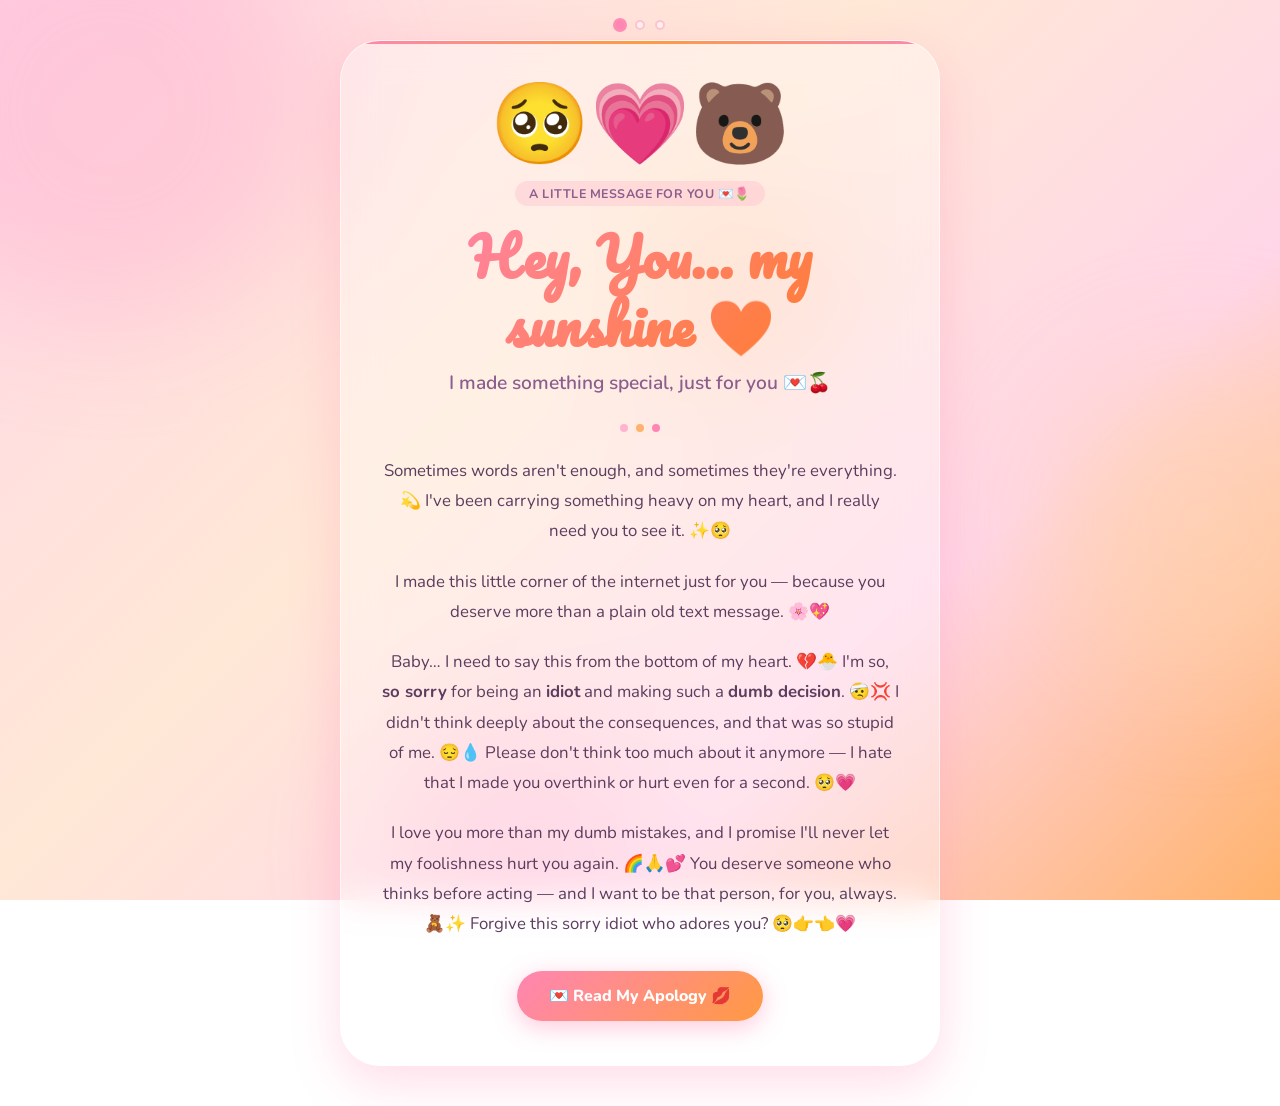
<file: index.html>
<!DOCTYPE html>
<html lang="en">
<head>
  <meta charset="UTF-8" />
  <meta name="viewport" content="width=device-width, initial-scale=1.0" />
  <meta name="description" content="A heartfelt apology just for you — with lots of love 💗" />
  <title>I'm Sorry 💗 — A Little Apology For You</title>
  <link rel="stylesheet" href="style.css" />

  <!-- Open Graph / Social -->
  <meta property="og:title"       content="I'm Sorry 💗 — A Little Apology For You" />
  <meta property="og:description" content="A heartfelt apology made just for you, with love." />
  <meta property="og:type"        content="website" />
</head>
<body>

  <!-- Animated background orbs -->
  <div class="bg-orbs" aria-hidden="true">
    <div class="orb orb-1"></div>
    <div class="orb orb-2"></div>
    <div class="orb orb-3"></div>
    <div class="orb orb-4"></div>
  </div>

  <!-- Floating hearts -->
  <div class="hearts-container" aria-hidden="true"></div>

  <!-- Sparkles -->
  <div class="sparkles-container" aria-hidden="true"></div>

  <!-- Page navigation dots -->
  <nav class="nav-strip" aria-label="Page progress">
    <div class="nav-dot active" title="Home"></div>
    <div class="nav-dot"        title="Apology"></div>
    <div class="nav-dot"        title="Forgiveness"></div>
  </nav>

  <!-- Main content -->
  <main class="page" id="home">
    <div class="glass-card">

      <span class="emoji-big" role="img" aria-label="Puppy eyes">🥺💗🐻</span>

      <span class="tag">A little message for you 💌🌷</span>

      <h1 class="display-title">Hey, You… my sunshine 💛</h1>

      <p class="subtitle delay-1">
        I made something special, just for you 💌🍒
      </p>

      <div class="dots-divider" aria-hidden="true">
        <div class="dot"></div><div class="dot"></div><div class="dot"></div>
      </div>

      <p class="body-text delay-2">
        Sometimes words aren't enough, and sometimes they're everything. 💫
        I've been carrying something heavy on my heart, and I really
        need you to see it. ✨🥺
      </p>

      <p class="body-text delay-3">
        I made this little corner of the internet just for you —
        because you deserve more than a plain old text message. 🌸💖
      </p>

      <!-- NEW: heartfelt apology with the exact feelings you asked for -->
      <p class="body-text delay-2" style="margin-top: 1.2rem;">
        Baby… I need to say this from the bottom of my heart. 💔🐣  
        I'm so, <strong>so sorry</strong> for being an <strong>idiot</strong> and making such a <strong>dumb decision</strong>. 🤕💢  
        I didn't think deeply about the consequences, and that was so stupid of me. 😔💧  
        Please don't think too much about it anymore — I hate that I made you overthink or hurt even for a second. 🥺💗  
      </p>

      <p class="body-text delay-3">
        I love you more than my dumb mistakes, and I promise I'll never let my foolishness hurt you again. 🌈🙏💕  
        You deserve someone who thinks before acting — and I want to be that person, for you, always. 🧸✨  
        Forgive this sorry idiot who adores you? 🥺👉👈💗
      </p>

      <div class="btn-group">
        <a href="apology.html" class="btn btn-primary delay-4" aria-label="Read my apology">
          💌 Read My Apology 💋
        </a>
      </div>

    </div>
  </main>

  <script src="script.js"></script>
</body>
</html>
</file>
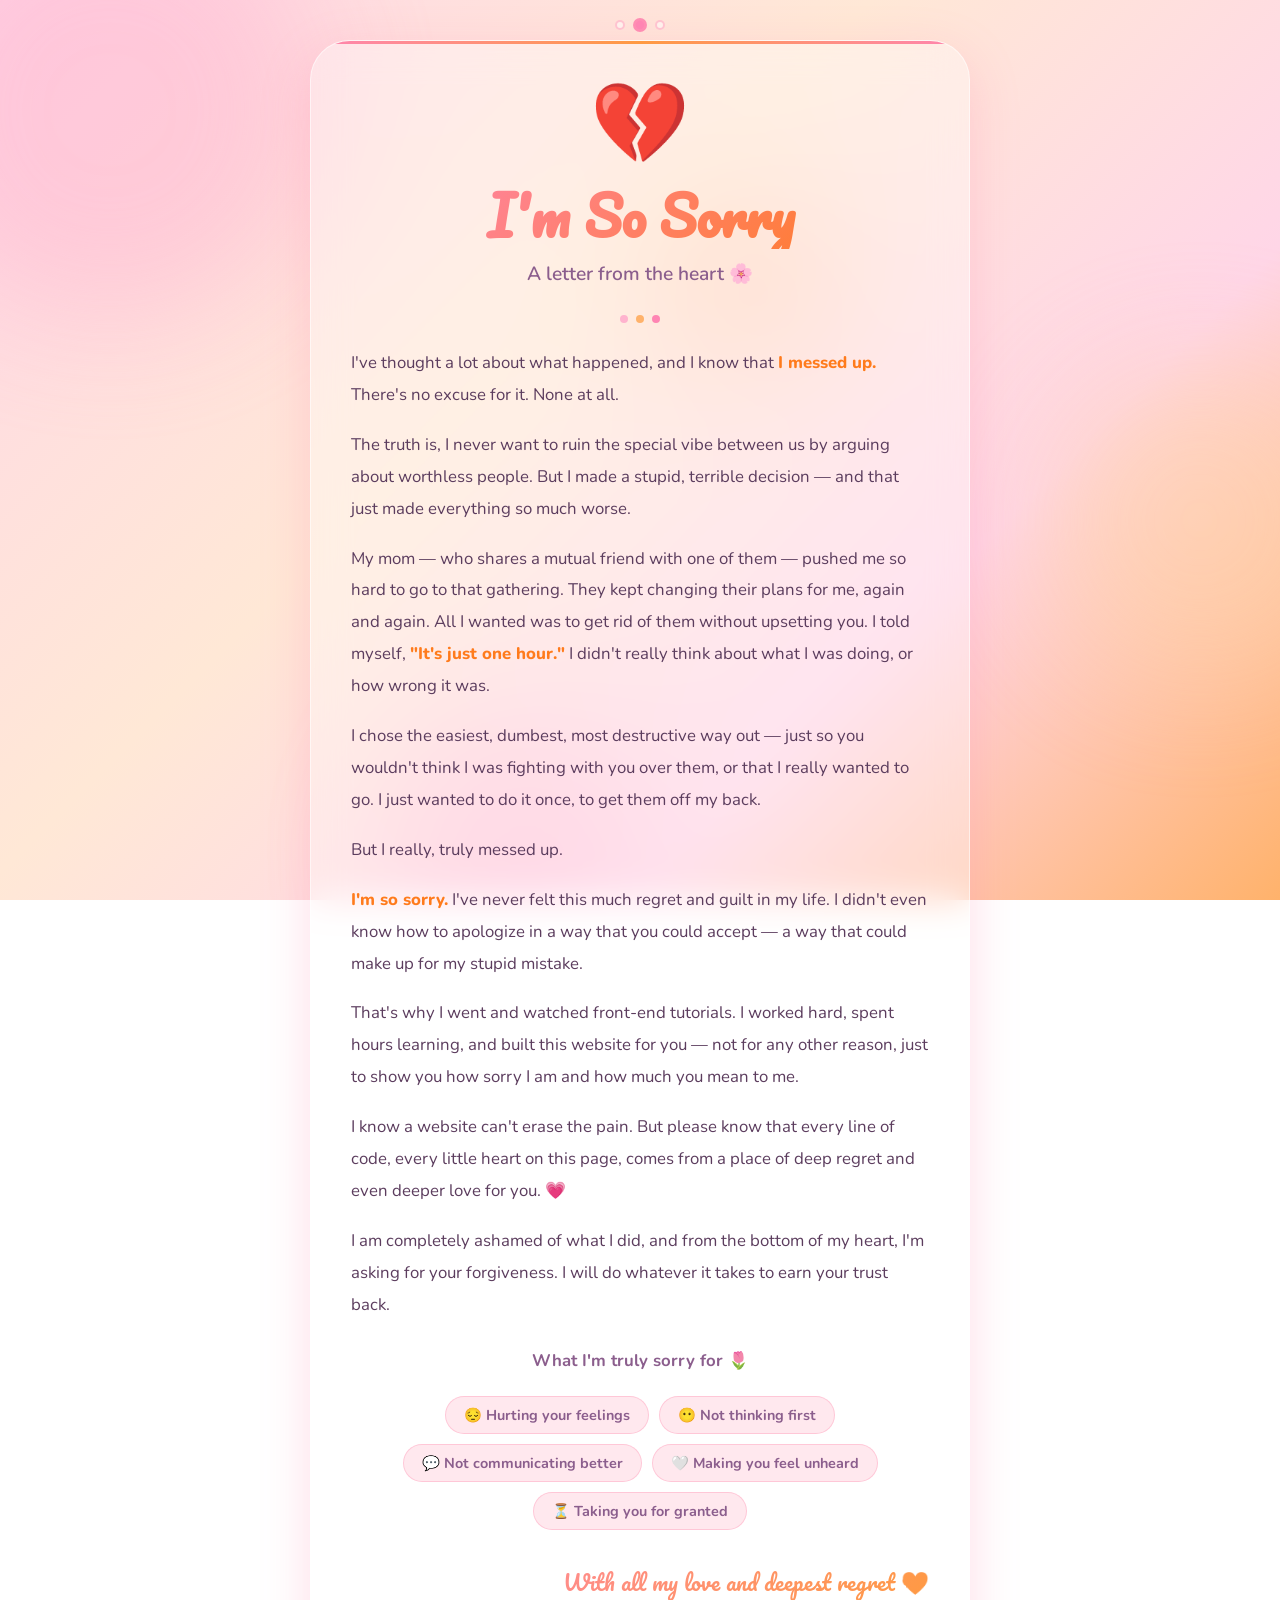
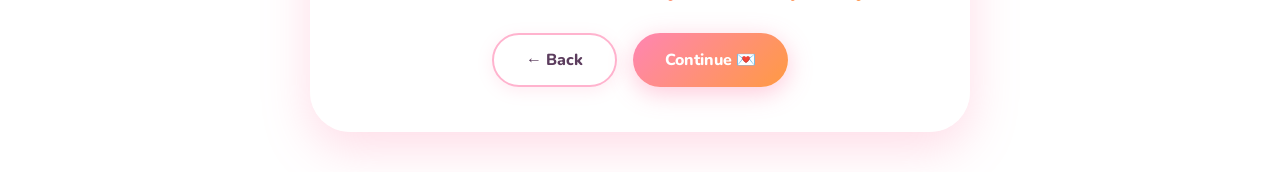
<file: apology.html>
<!DOCTYPE html>
<html lang="en">
<head>
  <meta charset="UTF-8" />
  <meta name="viewport" content="width=device-width, initial-scale=1.0" />
  <meta name="description" content="My heartfelt apology — I'm truly sorry from the bottom of my heart 💗" />
  <title>My Apology 💖 — From the Bottom of My Heart</title>
  <link rel="stylesheet" href="style.css" />

  <!-- Extra styles only for this page -->
  <style>
    /* Apology letter feel */
    .letter-card {
      max-width: 660px;
      text-align: left;
    }

    .letter-header {
      text-align: center;
      margin-bottom: 28px;
    }

    .letter-line {
      font-size: clamp(0.95rem, 2.5vw, 1.05rem);
      color: var(--text-dark);
      line-height: 1.9;
      margin-bottom: 18px;
      animation: fadeSlideUp 0.8s ease both;
    }

    .letter-line em {
      color: var(--orange-deep);
      font-style: normal;
      font-weight: 800;
    }

    .letter-sign {
      margin-top: 32px;
      text-align: right;
      font-family: 'Pacifico', cursive;
      font-size: 1.4rem;
      background: linear-gradient(135deg, var(--pink-deep), var(--orange-mid));
      -webkit-background-clip: text;
      -webkit-text-fill-color: transparent;
      background-clip: text;
    }

    /* Reason pills */
    .reasons {
      display: flex;
      flex-wrap: wrap;
      gap: 10px;
      margin: 20px 0 28px;
      justify-content: center;
    }
    .reason-pill {
      background: rgba(255,180,200,0.3);
      border: 1.5px solid rgba(255,150,180,0.4);
      border-radius: 50px;
      padding: 8px 18px;
      font-size: 0.9rem;
      font-weight: 700;
      color: var(--text-mid);
      animation: bounceIn 0.6s ease both;
    }
  </style>
</head>
<body>

  <div class="bg-orbs" aria-hidden="true">
    <div class="orb orb-1"></div>
    <div class="orb orb-2"></div>
    <div class="orb orb-3"></div>
    <div class="orb orb-4"></div>
  </div>

  <div class="hearts-container" aria-hidden="true"></div>
  <div class="sparkles-container" aria-hidden="true"></div>

  <nav class="nav-strip" aria-label="Page progress">
    <div class="nav-dot" title="Home"></div>
    <div class="nav-dot active" title="Apology"></div>
    <div class="nav-dot"       title="Forgiveness"></div>
  </nav>

  <main class="page" id="apology">
    <div class="glass-card letter-card">

      <div class="letter-header">
        <span class="emoji-big" role="img" aria-label="Broken heart">💔</span>
        <h1 class="display-title">I'm So Sorry</h1>
        <p class="subtitle">A letter from the heart 🌸</p>
      </div>

      <div class="dots-divider" aria-hidden="true">
        <div class="dot"></div><div class="dot"></div><div class="dot"></div>
      </div>

      <p class="letter-line delay-1">
        I've thought a lot about what happened, and I know that <em>I messed up.</em>
        There's no excuse for it. None at all.
      </p>

      <p class="letter-line delay-2">
        The truth is, I never want to ruin the special vibe between us by arguing
        about worthless people. But I made a stupid, terrible decision —
        and that just made everything so much worse.
      </p>

      <p class="letter-line delay-3">
        My mom — who shares a mutual friend with one of them — pushed me so hard
        to go to that gathering. They kept changing their plans for me, again and again.
        All I wanted was to get rid of them without upsetting you. I told myself,
        <em>"It's just one hour."</em> I didn't really think about what I was doing,
        or how wrong it was.
      </p>

      <p class="letter-line delay-4">
        I chose the easiest, dumbest, most destructive way out — just so you
        wouldn't think I was fighting with you over them, or that I really wanted
        to go. I just wanted to do it once, to get them off my back.
      </p>

      <p class="letter-line delay-5">
        But I really, truly messed up.
      </p>

      <p class="letter-line delay-6">
        <em>I'm so sorry.</em> I've never felt this much regret and guilt in my life.
        I didn't even know how to apologize in a way that you could accept —
        a way that could make up for my stupid mistake.
      </p>

      <p class="letter-line delay-7">
        That's why I went and watched front-end tutorials. I worked hard, spent hours
        learning, and built this website for you — not for any other reason,
        just to show you how sorry I am and how much you mean to me.
      </p>

      <p class="letter-line delay-8">
        I know a website can't erase the pain. But please know that every line of code,
        every little heart on this page, comes from a place of deep regret and
        even deeper love for you. 💗
      </p>

      <p class="letter-line delay-9">
        I am completely ashamed of what I did, and from the bottom of my heart,
        I'm asking for your forgiveness. I will do whatever it takes to earn your trust back.
      </p>

      <!-- Why I'm sorry chips -->
      <p class="letter-line delay-3" style="text-align:center; margin-top:24px; margin-bottom:8px; font-weight:700; color:var(--text-mid);">
        What I'm truly sorry for 🌷
      </p>
      <div class="reasons">
        <span class="reason-pill delay-1">😔 Hurting your feelings</span>
        <span class="reason-pill delay-2">😶 Not thinking first</span>
        <span class="reason-pill delay-3">💬 Not communicating better</span>
        <span class="reason-pill delay-1">🤍 Making you feel unheard</span>
        <span class="reason-pill delay-2">⏳ Taking you for granted</span>
      </div>

      <p class="letter-sign">With all my love and deepest regret 💝</p>

      <div class="btn-group">
        <a href="index.html"   class="btn btn-secondary" aria-label="Go back home">← Back</a>
        <a href="forgive.html" class="btn btn-primary"   aria-label="Continue to forgiveness page">
          Continue 💌
        </a>
      </div>

    </div>
  </main>

  <script src="script.js"></script>
</body>
</html>
</file>
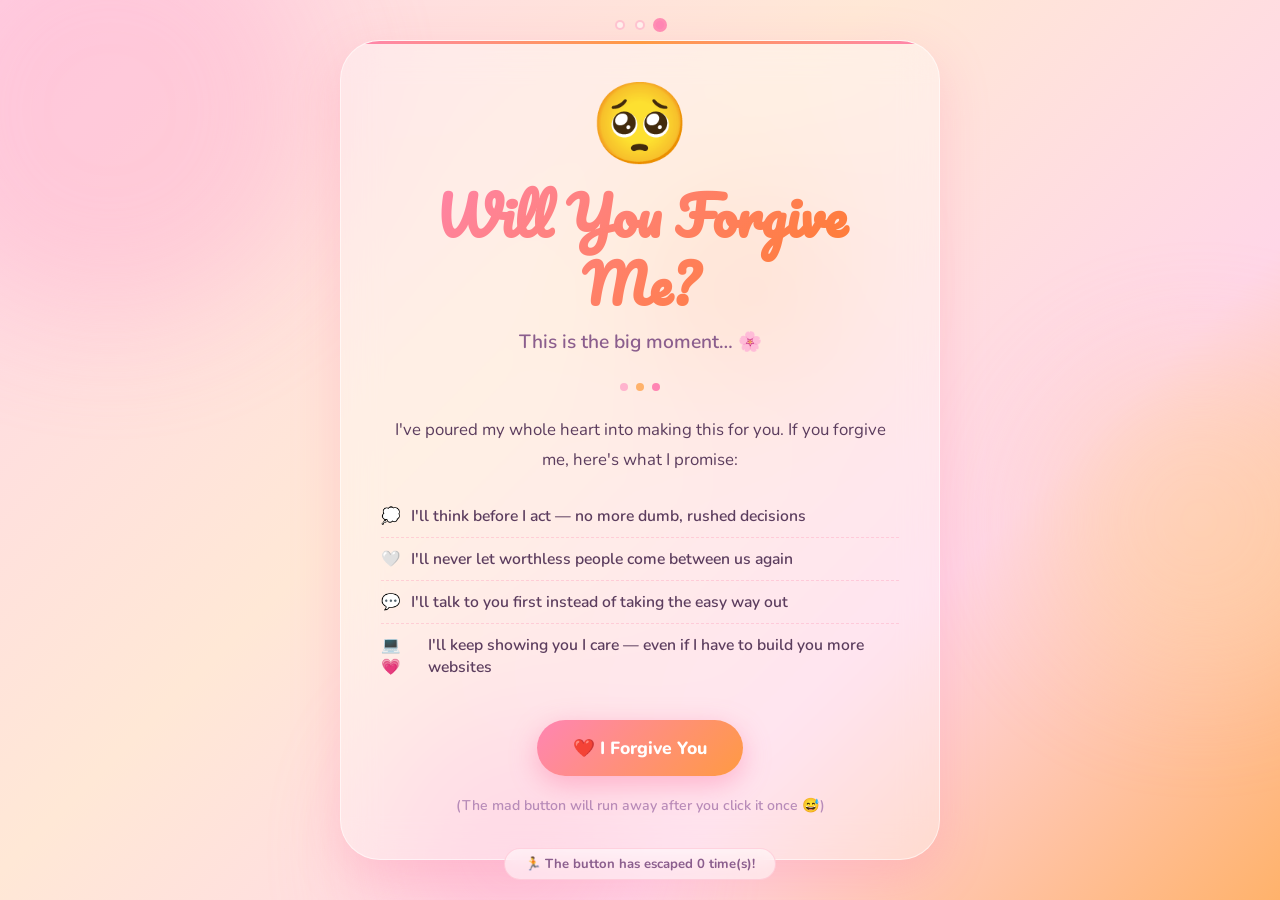
<file: forgive.html>
<!DOCTYPE html>
<html lang="en">
<head>
  <meta charset="UTF-8" />
  <meta name="viewport" content="width=device-width, initial-scale=1.0" />
  <meta name="description" content="Will you forgive me? Your answer means the world 💗" />
  <title>Forgive Me? 🥺 — The Big Question</title>
  <link rel="stylesheet" href="style.css" />

  <style>
    /* Counter badge that tracks near-misses on the mad button */
    #miss-counter {
      position: fixed;
      bottom: 20px;
      left: 50%;
      transform: translateX(-50%);
      background: rgba(255,255,255,0.55);
      border: 1.5px solid rgba(255,180,200,0.5);
      border-radius: 50px;
      padding: 6px 20px;
      font-size: 0.82rem;
      font-weight: 700;
      color: var(--text-mid);
      backdrop-filter: blur(8px);
      z-index: 30;
      transition: opacity 0.3s;
      white-space: nowrap;
    }

    /* Question page top emoji pulse */
    .pulse-ring {
      display: inline-block;
      animation: pulseRing 1.8s ease-in-out infinite;
    }
    @keyframes pulseRing {
      0%,100% { transform: scale(1); }
      50%      { transform: scale(1.15); }
    }

    /* Promise list */
    .promise-list {
      list-style: none;
      text-align: left;
      margin: 20px 0 28px;
    }
    .promise-list li {
      padding: 10px 0;
      border-bottom: 1px dashed rgba(255,150,180,0.35);
      font-size: 0.98rem;
      font-weight: 600;
      color: var(--text-dark);
      display: flex;
      align-items: center;
      gap: 10px;
      animation: fadeSlideUp 0.6s ease both;
    }
    .promise-list li:last-child { border-bottom: none; }

    /* Button group container for both buttons */
    .button-group {
      display: flex;
      justify-content: center;
      gap: 20px;
      margin-top: 32px;
      flex-wrap: wrap;
      position: relative;
    }

    /* Mad button will have absolute positioning only after first click */
    #mad-btn {
      transition: all 0.2s ease;
      cursor: pointer;
    }
    #mad-btn.fleeing {
      position: fixed;
      transition: top 0.2s ease, left 0.2s ease;
      z-index: 1000;
    }

    .forgive-area {
      display: inline-block;
    }

    #hint-text {
      position: fixed;
      top: 80px;
      left: 50%;
      transform: translateX(-50%);
      background: rgba(255,255,255,0.7);
      border-radius: 20px;
      padding: 8px 20px;
      font-size: 0.85rem;
      font-weight: 700;
      color: var(--text-mid);
      backdrop-filter: blur(8px);
      z-index: 30;
      opacity: 0;
      transition: opacity 0.4s;
      white-space: nowrap;
      pointer-events: none;
    }
    #hint-text.visible { opacity: 1; }
  </style>
</head>
<body>

  <div class="bg-orbs" aria-hidden="true">
    <div class="orb orb-1"></div>
    <div class="orb orb-2"></div>
    <div class="orb orb-3"></div>
    <div class="orb orb-4"></div>
  </div>

  <div class="hearts-container" aria-hidden="true"></div>
  <div class="sparkles-container" aria-hidden="true"></div>

  <nav class="nav-strip" aria-label="Page progress">
    <div class="nav-dot" title="Home"></div>
    <div class="nav-dot" title="Apology"></div>
    <div class="nav-dot active" title="Forgiveness"></div>
  </nav>

  <p id="hint-text" role="status" aria-live="polite">
    😂 That button really doesn't want to be clicked!
  </p>

  <p id="miss-counter" aria-live="polite">
    🏃 The button has escaped <span id="miss-count">0</span> time(s)!
  </p>

  <!-- Success Overlay -->
  <div id="success-overlay" role="dialog" aria-modal="true" aria-label="You've been forgiven!">
    <div class="success-emoji" role="img" aria-label="Celebration hearts">🥰💗🎉</div>
    <h2 class="success-title">Yay, I'm Forgiven!!</h2>
    <p class="success-msg">
      You just made my whole world light up ✨<br/>
      Thank you for being so kind and wonderful.<br/>
      I promise to do better every single day. 💗
    </p>
    <br/><br/>
    <a href="index.html" class="btn btn-primary" style="margin-top:16px;">
      🌸 Start Over
    </a>
  </div>

  <main class="page" id="forgive">
    <div class="glass-card">

      <div class="pulse-ring">
        <span class="emoji-big" role="img" aria-label="Pleading face">🥺</span>
      </div>

      <h1 class="display-title">Will You Forgive Me?</h1>
      <p class="subtitle">This is the big moment… 🌸</p>

      <div class="dots-divider" aria-hidden="true">
        <div class="dot"></div><div class="dot"></div><div class="dot"></div>
      </div>

      <p class="body-text delay-2">
        I've poured my whole heart into making this for you.
        If you forgive me, here's what I promise:
      </p>

      <ul class="promise-list" aria-label="My promises to you">
        <li class="delay-1"><span role="img" aria-hidden="true">💭</span> I'll think before I act — no more dumb, rushed decisions</li>
        <li class="delay-2"><span role="img" aria-hidden="true">🤍</span> I'll never let worthless people come between us again</li>
        <li class="delay-3"><span role="img" aria-hidden="true">💬</span> I'll talk to you first instead of taking the easy way out</li>
        <li class="delay-4"><span role="img" aria-hidden="true">💻💗</span> I'll keep showing you I care — even if I have to build you more websites</li>
      </ul>

      <!-- Both buttons side by side initially -->
      <div class="button-group" id="button-group">
        <button id="forgive-btn" class="btn" aria-label="Click to forgive me">
          ❤️ I Forgive You
        </button>
        <button id="mad-btn" class="btn" aria-label="Stay mad button — will run after first click!">
          😤 I'll Stay Mad
        </button>
      </div>

      <p style="margin-top:20px; font-size:0.88rem; color:var(--text-light); font-weight:600;">
        (The mad button will run away after you click it once 😅)
      </p>

    </div>
  </main>

  <script src="script.js"></script>

  <script>
    (function() {
      let misses = 0;
      let hasStartedFleeing = false;
      const countEl = document.getElementById('miss-count');
      const hintEl = document.getElementById('hint-text');
      const madBtn = document.getElementById('mad-btn');
      const forgiveBtn = document.getElementById('forgive-btn');
      const buttonGroup = document.getElementById('button-group');
      const successOverlay = document.getElementById('success-overlay');

      // Function to make mad button flee to random position
      function fleeMadButton() {
        if (!madBtn) return;
        
        // Get viewport dimensions
        const viewportWidth = window.innerWidth;
        const viewportHeight = window.innerHeight;
        const btnWidth = madBtn.offsetWidth;
        const btnHeight = madBtn.offsetHeight;
        
        // Calculate safe random position (keep button fully inside viewport)
        const maxX = Math.max(10, viewportWidth - btnWidth - 20);
        const maxY = Math.max(10, viewportHeight - btnHeight - 80);
        const randomX = Math.floor(Math.random() * maxX) + 10;
        const randomY = Math.floor(Math.random() * maxY) + 10;
        
        madBtn.style.position = 'fixed';
        madBtn.style.left = randomX + 'px';
        madBtn.style.top = randomY + 'px';
        madBtn.style.margin = '0';
        
        // Add fleeing class for transition effects
        madBtn.classList.add('fleeing');
      }

      // Record miss (escape) and increment counter
      function recordMissAndFlee() {
        misses++;
        if (countEl) countEl.textContent = misses;
        
        // Show hint after 3 escapes
        if (misses >= 3 && hintEl) {
          hintEl.classList.add('visible');
          setTimeout(() => hintEl.classList.remove('visible'), 3000);
        }
        
        // Make button flee
        fleeMadButton();
      }

      // Handle mad button click - start fleeing mode on first click
      function onMadClick(e) {
        e.preventDefault();
        e.stopPropagation();
        
        if (!hasStartedFleeing) {
          // First click: start fleeing mode
          hasStartedFleeing = true;
          // Record this as first miss and flee
          recordMissAndFlee();
        } else {
          // Already fleeing: just record miss and flee again
          recordMissAndFlee();
        }
        
        return false;
      }

      // Handle forgive button click
      function onForgiveClick() {
        if (successOverlay) {
          successOverlay.style.display = 'flex';
          successOverlay.style.opacity = '1';
          successOverlay.style.visibility = 'visible';
        }
      }

      // Add event listeners
      if (madBtn) {
        madBtn.addEventListener('click', onMadClick);
      }
      
      if (forgiveBtn) {
        forgiveBtn.addEventListener('click', onForgiveClick);
      }

      // Ensure success overlay is hidden initially
      if (successOverlay) {
        successOverlay.style.display = 'none';
        successOverlay.style.opacity = '0';
        successOverlay.style.visibility = 'hidden';
        successOverlay.style.position = 'fixed';
        successOverlay.style.top = '0';
        successOverlay.style.left = '0';
        successOverlay.style.width = '100%';
        successOverlay.style.height = '100%';
        successOverlay.style.backgroundColor = 'rgba(0,0,0,0.7)';
        successOverlay.style.backdropFilter = 'blur(8px)';
        successOverlay.style.flexDirection = 'column';
        successOverlay.style.justifyContent = 'center';
        successOverlay.style.alignItems = 'center';
        successOverlay.style.zIndex = '9999';
      }

      // Reset mad button position if window resizes while it's in fleeing mode
      window.addEventListener('resize', function() {
        if (hasStartedFleeing && madBtn && madBtn.classList.contains('fleeing')) {
          fleeMadButton();
        }
      });
    })();
  </script>

  <!-- Add missing styles for success overlay -->
  <style>
    #success-overlay {
      display: none;
      position: fixed;
      top: 0;
      left: 0;
      width: 100%;
      height: 100%;
      background: rgba(0,0,0,0.7);
      backdrop-filter: blur(8px);
      flex-direction: column;
      justify-content: center;
      align-items: center;
      z-index: 9999;
      text-align: center;
    }
    #success-overlay .success-emoji {
      font-size: 4rem;
      animation: bounce 0.6s ease;
    }
    #success-overlay .success-title {
      color: white;
      font-size: 2rem;
      margin: 20px 0;
      font-family: 'Pacifico', cursive;
    }
    #success-overlay .success-msg {
      color: #ffe0e8;
      font-size: 1.2rem;
      line-height: 1.8;
      max-width: 80%;
      margin: 0 auto;
    }
    @keyframes bounce {
      0%, 100% { transform: scale(1); }
      50% { transform: scale(1.3); }
    }
  </style>
</body>
</html>
</file>
<file: style.css>
/* ============================================================
   APOLOGY WEBSITE — style.css
   Theme: Kawaii Pastel Pink & Soft Orange
   ============================================================ */

/* --- Google Fonts Import --- */
@import url('https://fonts.googleapis.com/css2?family=Nunito:wght@400;600;700;800;900&family=Pacifico&display=swap');

/* --- CSS Variables --- */
:root {
  --pink:        #FFD6E7;
  --pink-mid:    #FFB3CE;
  --pink-deep:   #FF85B3;
  --orange:      #FFB26B;
  --orange-mid:  #FF9A42;
  --orange-deep: #FF7B1C;
  --white:       #FFFFFF;
  --text-dark:   #5C3D5E;
  --text-mid:    #8B5E8D;
  --text-light:  #B88CB9;
  --glass-bg:    rgba(255, 255, 255, 0.35);
  --glass-border:rgba(255, 255, 255, 0.55);
  --shadow:      0 8px 32px rgba(255, 130, 170, 0.18);
  --shadow-lg:   0 16px 48px rgba(255, 130, 170, 0.28);
  --radius:      24px;
  --radius-lg:   40px;
}

/* --- Reset & Base --- */
*, *::before, *::after { box-sizing: border-box; margin: 0; padding: 0; }

html { scroll-behavior: smooth; font-size: 16px; }

body {
  font-family: 'Nunito', sans-serif;
  color: var(--text-dark);
  min-height: 100vh;
  overflow-x: hidden;
  background: linear-gradient(135deg, #FFD6E7 0%, #FFE8D6 40%, #FFD6E7 70%, #FFB26B 100%);
  background-attachment: fixed;
}

/* --- Animated Background Orbs --- */
.bg-orbs {
  position: fixed;
  inset: 0;
  pointer-events: none;
  z-index: 0;
  overflow: hidden;
}

.orb {
  position: absolute;
  border-radius: 50%;
  filter: blur(60px);
  opacity: 0.45;
  animation: orbFloat 12s ease-in-out infinite alternate;
}
.orb-1 { width: 420px; height: 420px; background: #FFB3CE; top: -100px; left: -100px; animation-delay: 0s; }
.orb-2 { width: 320px; height: 320px; background: #FFD6A5; top: 40%; right: -80px; animation-delay: -4s; }
.orb-3 { width: 260px; height: 260px; background: #FFAECF; bottom: -80px; left: 30%; animation-delay: -8s; }
.orb-4 { width: 200px; height: 200px; background: #FFC4A0; top: 20%; left: 50%; animation-delay: -2s; }

@keyframes orbFloat {
  0%   { transform: translate(0, 0) scale(1); }
  100% { transform: translate(30px, -40px) scale(1.08); }
}

/* --- Floating Hearts Layer --- */
.hearts-container {
  position: fixed;
  inset: 0;
  pointer-events: none;
  z-index: 1;
  overflow: hidden;
}

.heart {
  position: absolute;
  bottom: -60px;
  font-size: 1.4rem;
  animation: heartRise linear infinite;
  opacity: 0;
}

@keyframes heartRise {
  0%   { transform: translateY(0) scale(0.8) rotate(-10deg); opacity: 0; }
  10%  { opacity: 0.8; }
  90%  { opacity: 0.6; }
  100% { transform: translateY(-110vh) scale(1.2) rotate(10deg); opacity: 0; }
}

/* --- Sparkle Layer --- */
.sparkles-container {
  position: fixed;
  inset: 0;
  pointer-events: none;
  z-index: 1;
  overflow: hidden;
}

.sparkle {
  position: absolute;
  width: 6px;
  height: 6px;
  border-radius: 50%;
  background: #FFFFFF;
  box-shadow: 0 0 6px 2px rgba(255,180,200,0.9);
  animation: sparklePop ease-in-out infinite;
  opacity: 0;
}

@keyframes sparklePop {
  0%,100% { transform: scale(0); opacity: 0; }
  50%      { transform: scale(1); opacity: 1; }
}

/* --- Page Wrapper --- */
.page {
  position: relative;
  z-index: 2;
  min-height: 100vh;
  display: flex;
  flex-direction: column;
  align-items: center;
  justify-content: center;
  padding: 40px 20px;
}

/* --- Glassmorphism Card --- */
.glass-card {
  background: var(--glass-bg);
  border: 1.5px solid var(--glass-border);
  backdrop-filter: blur(18px);
  -webkit-backdrop-filter: blur(18px);
  border-radius: var(--radius-lg);
  box-shadow: var(--shadow-lg);
  padding: 44px 40px;
  max-width: 600px;
  width: 100%;
  text-align: center;
  position: relative;
  overflow: hidden;
}

.glass-card::before {
  content: '';
  position: absolute;
  top: 0; left: 0; right: 0;
  height: 3px;
  background: linear-gradient(90deg, var(--pink-deep), var(--orange-mid), var(--pink-deep));
  border-radius: var(--radius-lg) var(--radius-lg) 0 0;
}

/* --- Typography --- */
h1, h2, h3 { font-family: 'Pacifico', cursive; line-height: 1.25; }

.display-title {
  font-size: clamp(2.2rem, 6vw, 3.4rem);
  background: linear-gradient(135deg, var(--pink-deep) 0%, var(--orange-deep) 100%);
  -webkit-background-clip: text;
  -webkit-text-fill-color: transparent;
  background-clip: text;
  margin-bottom: 12px;
  animation: fadeSlideDown 0.8s ease both;
}

.subtitle {
  font-size: clamp(1rem, 3vw, 1.2rem);
  color: var(--text-mid);
  font-weight: 600;
  margin-bottom: 28px;
  animation: fadeSlideDown 0.9s ease both;
}

.body-text {
  font-size: clamp(0.95rem, 2.5vw, 1.05rem);
  color: var(--text-dark);
  line-height: 1.8;
  margin-bottom: 20px;
  animation: fadeSlideUp 1s ease both;
}

/* --- Emoji Decorations --- */
.emoji-big {
  font-size: clamp(3rem, 10vw, 5rem);
  display: block;
  margin-bottom: 16px;
  animation: bounceIn 0.8s cubic-bezier(.36,.07,.19,.97) both, bobble 3s ease-in-out 0.8s infinite;
  line-height: 1;
}

@keyframes bobble {
  0%, 100% { transform: translateY(0) rotate(-3deg); }
  50%       { transform: translateY(-10px) rotate(3deg); }
}

/* --- Buttons --- */
.btn {
  display: inline-flex;
  align-items: center;
  gap: 8px;
  padding: 14px 32px;
  border-radius: 50px;
  font-family: 'Nunito', sans-serif;
  font-size: 1rem;
  font-weight: 800;
  cursor: pointer;
  border: none;
  text-decoration: none;
  transition: transform 0.18s, box-shadow 0.18s, filter 0.18s;
  position: relative;
  overflow: hidden;
}

.btn::after {
  content: '';
  position: absolute;
  inset: 0;
  background: rgba(255,255,255,0.18);
  opacity: 0;
  transition: opacity 0.2s;
  border-radius: inherit;
}
.btn:hover::after { opacity: 1; }
.btn:active { transform: scale(0.96) !important; }

.btn-primary {
  background: linear-gradient(135deg, var(--pink-deep) 0%, var(--orange-mid) 100%);
  color: #fff;
  box-shadow: 0 6px 24px rgba(255,100,150,0.35);
}
.btn-primary:hover {
  transform: translateY(-3px) scale(1.03);
  box-shadow: 0 10px 32px rgba(255,100,150,0.45);
}

.btn-secondary {
  background: rgba(255,255,255,0.6);
  color: var(--text-dark);
  border: 2px solid var(--pink-mid);
  box-shadow: 0 4px 16px rgba(255,130,170,0.15);
}
.btn-secondary:hover {
  transform: translateY(-3px) scale(1.03);
  box-shadow: 0 8px 24px rgba(255,130,170,0.25);
}

.btn-group {
  display: flex;
  flex-wrap: wrap;
  gap: 16px;
  justify-content: center;
  margin-top: 32px;
}

/* --- Forgive / Mad Buttons --- */
#forgive-btn {
  background: linear-gradient(135deg, #FF85B3 0%, var(--orange-mid) 100%);
  color: #fff;
  font-size: 1.1rem;
  padding: 16px 36px;
  box-shadow: 0 8px 28px rgba(255,100,150,0.4);
  z-index: 10;
}
#forgive-btn:hover {
  transform: translateY(-4px) scale(1.05);
  box-shadow: 0 14px 36px rgba(255,100,150,0.5);
}

#mad-btn {
  background: rgba(255,255,255,0.55);
  color: var(--text-dark);
  border: 2px solid var(--orange);
  font-size: 1rem;
  padding: 14px 30px;
  position: fixed;           /* will be repositioned by JS on desktop */
  z-index: 100;
  transition: none;          /* JS handles movement; keep CSS transitions off */
  user-select: none;
  -webkit-user-select: none;
  will-change: transform;
}

/* --- Divider Dots --- */
.dots-divider {
  display: flex;
  align-items: center;
  justify-content: center;
  gap: 8px;
  margin: 24px 0;
}
.dot { width: 8px; height: 8px; border-radius: 50%; background: var(--pink-mid); }
.dot:nth-child(2) { background: var(--orange); }
.dot:nth-child(3) { background: var(--pink-deep); }

/* --- Tag Badges --- */
.tag {
  display: inline-block;
  padding: 4px 14px;
  border-radius: 20px;
  font-size: 0.78rem;
  font-weight: 700;
  background: rgba(255,180,200,0.35);
  color: var(--text-mid);
  letter-spacing: 0.04em;
  text-transform: uppercase;
  margin-bottom: 16px;
}

/* --- Navigation Breadcrumb --- */
.nav-strip {
  position: fixed;
  top: 20px;
  left: 50%;
  transform: translateX(-50%);
  z-index: 50;
  display: flex;
  gap: 10px;
}
.nav-dot {
  width: 10px; height: 10px;
  border-radius: 50%;
  background: rgba(255,255,255,0.5);
  border: 2px solid rgba(255,150,180,0.5);
  transition: background 0.3s, transform 0.3s;
}
.nav-dot.active {
  background: var(--pink-deep);
  transform: scale(1.4);
}

/* --- Success Overlay --- */
#success-overlay {
  display: none;
  position: fixed;
  inset: 0;
  z-index: 200;
  background: rgba(255,210,230,0.85);
  backdrop-filter: blur(10px);
  flex-direction: column;
  align-items: center;
  justify-content: center;
  text-align: center;
  padding: 40px 20px;
  animation: fadeIn 0.4s ease;
}
#success-overlay.active { display: flex; }

.success-emoji {
  font-size: 6rem;
  animation: bounceIn 0.6s cubic-bezier(.36,.07,.19,.97) both;
  margin-bottom: 20px;
}

.success-title {
  font-family: 'Pacifico', cursive;
  font-size: clamp(2rem, 7vw, 3rem);
  background: linear-gradient(135deg, #FF85B3, #FF9A42);
  -webkit-background-clip: text;
  -webkit-text-fill-color: transparent;
  background-clip: text;
  margin-bottom: 12px;
}

.success-msg {
  font-size: 1.05rem;
  color: var(--text-dark);
  font-weight: 600;
  max-width: 380px;
}

/* --- Confetti Piece --- */
.confetti-piece {
  position: fixed;
  width: 10px;
  height: 10px;
  border-radius: 2px;
  pointer-events: none;
  z-index: 201;
  animation: confettiFall linear forwards;
}
@keyframes confettiFall {
  0%   { transform: translateY(-10px) rotate(0deg); opacity: 1; }
  100% { transform: translateY(110vh) rotate(720deg); opacity: 0; }
}

/* --- Heart Explosion --- */
.heart-burst {
  position: fixed;
  font-size: 1.6rem;
  pointer-events: none;
  z-index: 201;
  animation: heartBurst 1.2s ease-out forwards;
}
@keyframes heartBurst {
  0%   { transform: translate(0,0) scale(0.5); opacity: 1; }
  100% { transform: translate(var(--tx), var(--ty)) scale(1.4); opacity: 0; }
}

/* --- Keyframe Animations --- */
@keyframes fadeIn       { from { opacity: 0; } to { opacity: 1; } }
@keyframes fadeSlideDown { from { opacity:0; transform:translateY(-20px); } to { opacity:1; transform:translateY(0); } }
@keyframes fadeSlideUp   { from { opacity:0; transform:translateY(20px);  } to { opacity:1; transform:translateY(0); } }

@keyframes bounceIn {
  0%   { transform: scale(0.3) rotate(-8deg); opacity: 0; }
  50%  { transform: scale(1.15) rotate(4deg); opacity: 1; }
  70%  { transform: scale(0.9) rotate(-2deg); }
  100% { transform: scale(1) rotate(0deg); opacity: 1; }
}

/* --- Stagger helpers --- */
.delay-1 { animation-delay: 0.1s; }
.delay-2 { animation-delay: 0.2s; }
.delay-3 { animation-delay: 0.35s; }
.delay-4 { animation-delay: 0.5s; }

/* --- Responsive Tweaks --- */
@media (max-width: 480px) {
  .glass-card { padding: 32px 22px; border-radius: 28px; }
  .btn { padding: 13px 24px; font-size: 0.95rem; }
  #mad-btn { position: fixed; }   /* ensure fixed on mobile too */
}

/* --- Reduced Motion --- */
@media (prefers-reduced-motion: reduce) {
  *, *::before, *::after { animation-duration: 0.01ms !important; transition-duration: 0.01ms !important; }
}
</file>
